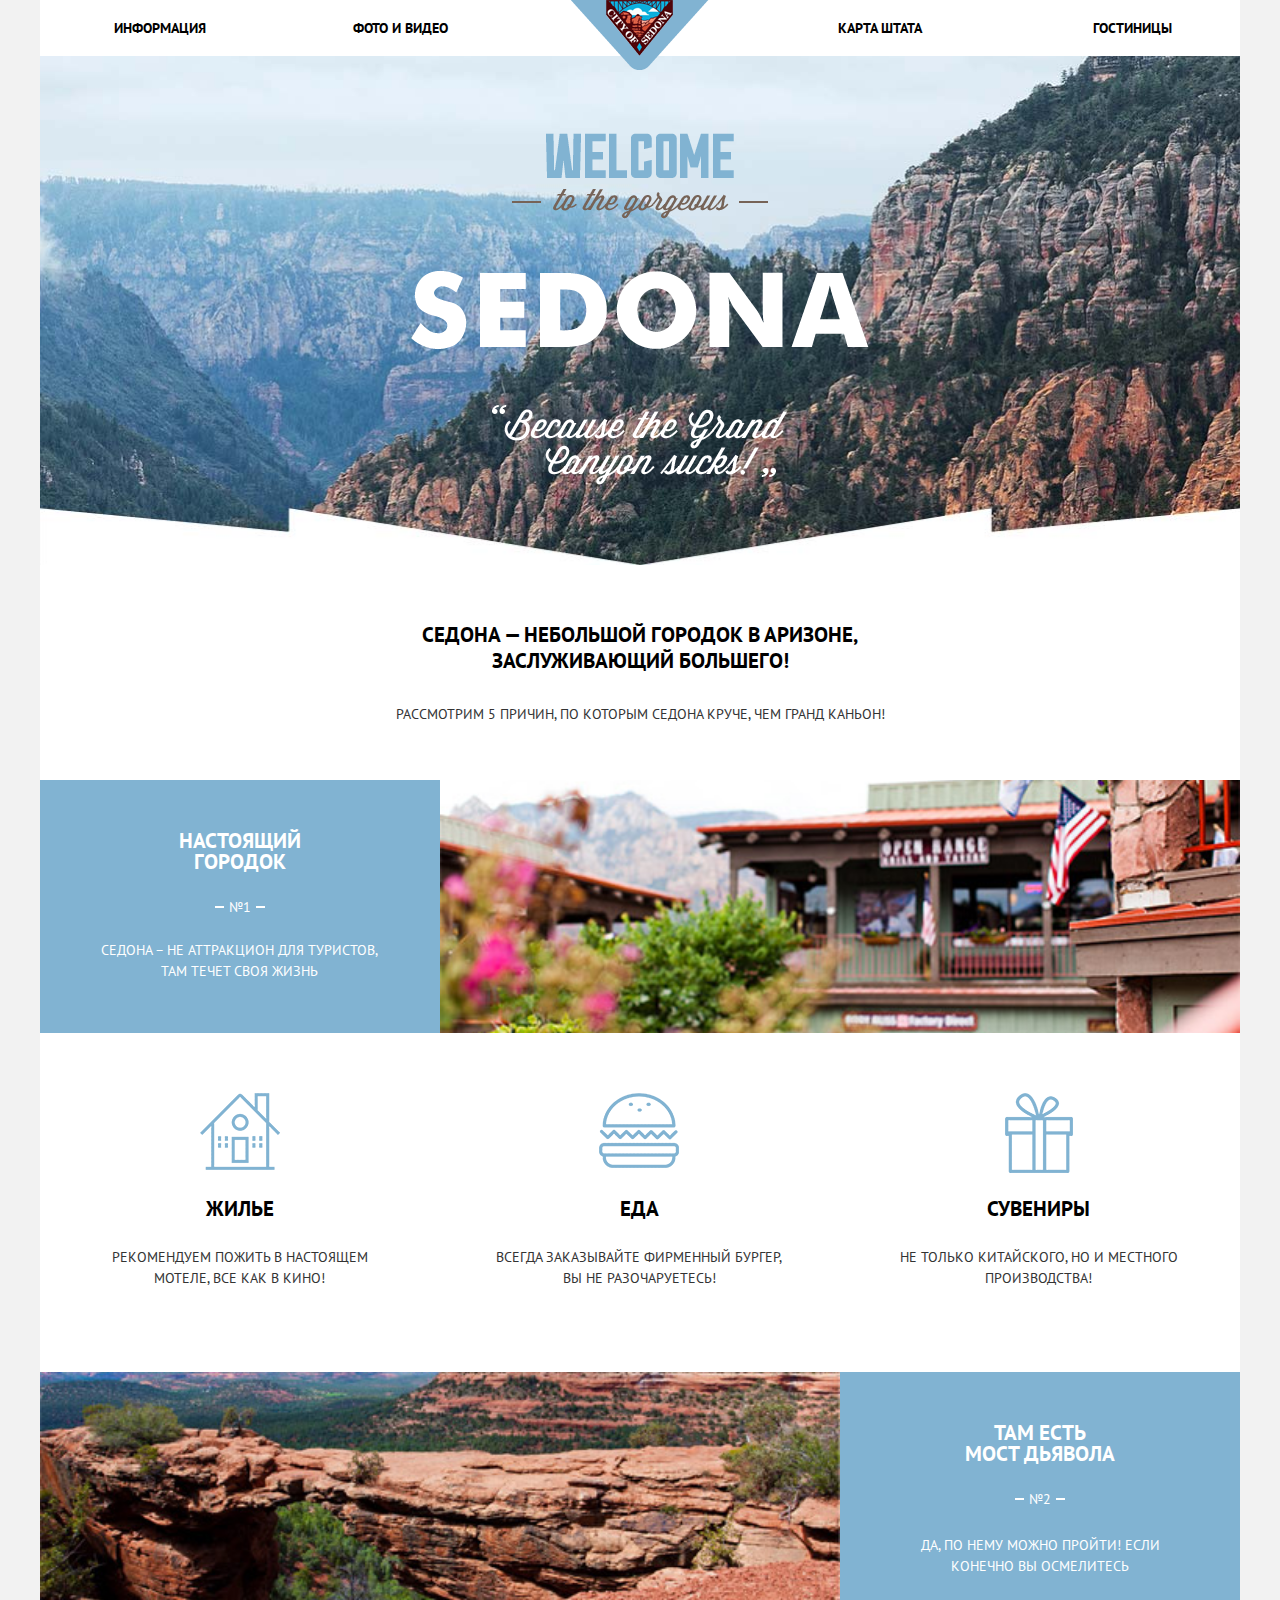
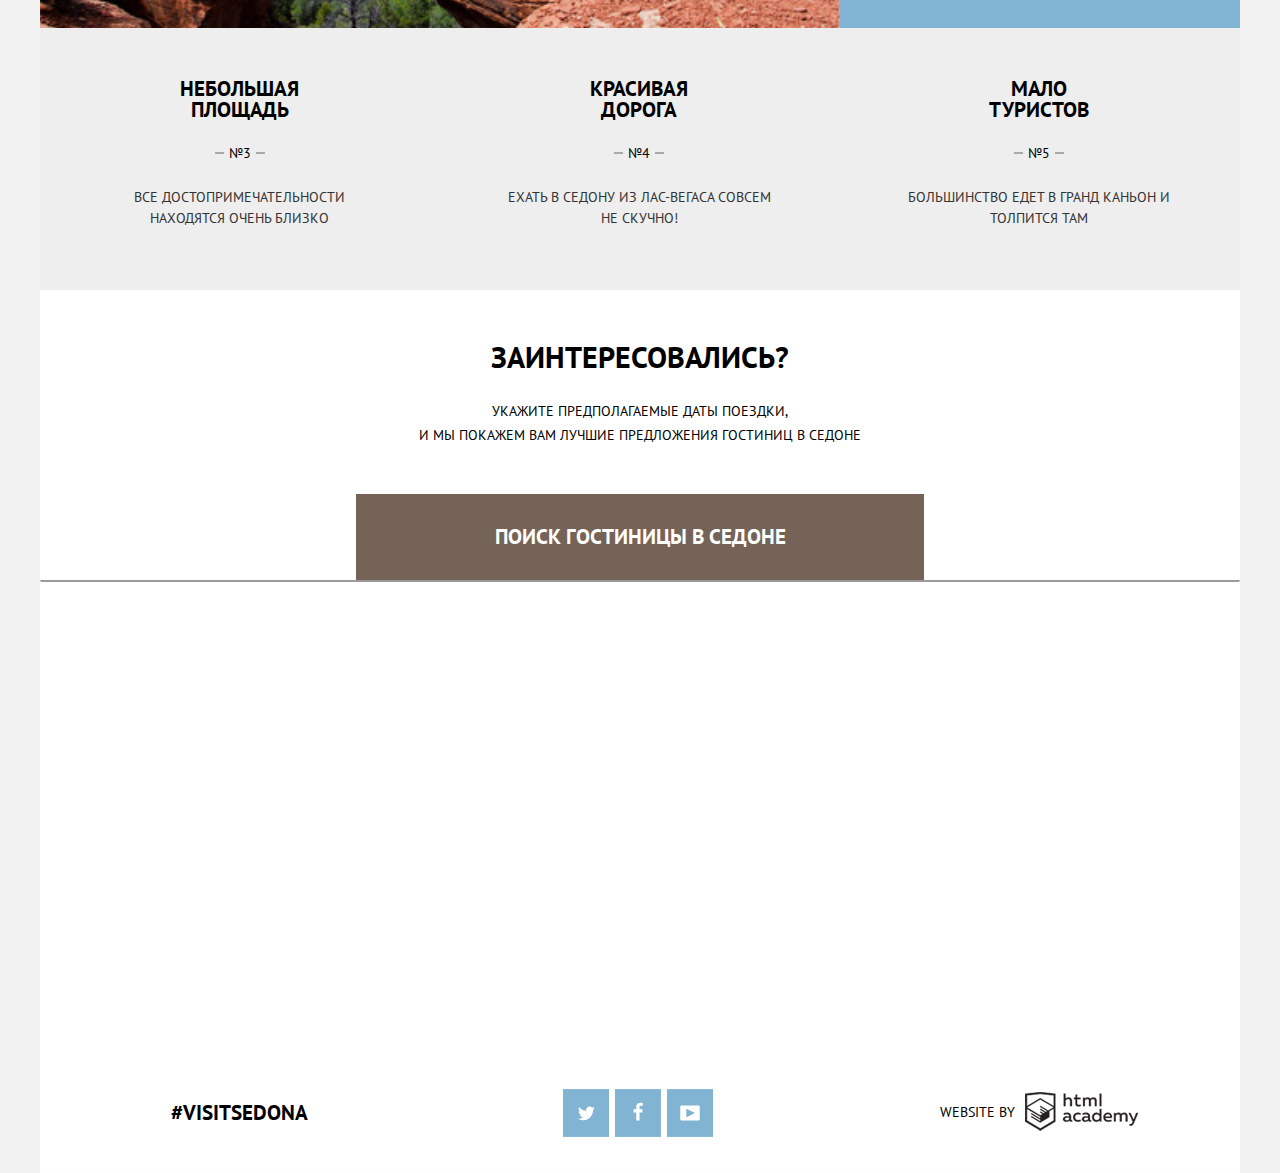
<file: index.html>
<!DOCTYPE html>
<html lang="ru">
  <head>
    <meta charset="utf-8">
    <title>HTML Academy: Седона</title>
    <link rel="stylesheet" href="css/normalize.css">
    <link  rel="stylesheet" href="css/style.css">
    <link href="https://fonts.googleapis.com/css?family=PT+Sans:400,700&amp;subset=cyrillic" rel="stylesheet">
  </head>
  <body>
    <div class="main-align"> <!-- Основной центровщик -->
      <header class="main-header">
        <div class="logo">
          <a href="index.html"><img src="img/logo.png" width="138" height="70" alt="City of Sedona"></a>
        </div>
        <nav class="main-navigation">
          <ul>
            <li>
              <a href="#">Информация</a>
            </li>
            <li>
              <a href="#">Фото и видео</a>
            </li>
            <li>
              <a href="#">Карта штата</a>
            </li>
            <li>
              <a href="catalog.html">Гостиницы</a>
            </li>
          </ul>
        </nav>
      </header>
      <main>
        <div class="main-sedona clearfix">
            <div class="main-sedona-textimg">
              <img src="img/welcometext.png" width="458" height="352" alt="Welcome text">
            </div>
            <p class="welcome">welcome</p>
            <p class="gorgeous">to the gorgeous</p>
            <p class="sedona">sedona</p>
            <p class="reason">"Because the Grand Canyon sucks!"</p>
        </div>
        <div class="sub-sedona">
          <h2 class="sedona-briefly">седона &#8212; небольшой городок в аризоне, заслуживающий большего!</h2>
          <p class="sedona-reasons">рассмотрим 5 причин, по которым седона круче, чем гранд каньон!</p>
        </div>
        <section class="benefits">
          <div class="city-block clearfix">
            <div class="one-third-width">
                <h2 class="city-block-title">настоящий<br>городок</h2>
                <div class="block-number">№1</div>
                <p class="city-block-descr">седона &#8211; не аттракцион для туристов, там течет своя жизнь</p>
            </div>
            <div class="two-third-width"></div>
          </div>
          <div class="features-block clearfix">
            <div class="one-third-width features-block-house">
              <h2 class="features-block-title">жилье</h2>
              <p class="features-block-descr">рекомендуем пожить в настоящем мотеле, все как в кино!</p>
            </div>
            <div class="one-third-width features-block-burger">
              <h2 class="features-block-title">еда</h2>
              <p class="features-block-descr">всегда заказывайте фирменный бургер, вы не разочаруетесь!</p>
            </div>
            <div class="one-third-width features-block-gift">
              <h2 class="features-block-title">сувениры</h2>
              <p class="features-block-descr">не только китайского, но и местного производства!</p>
            </div>
          </div>
          <div class="diablo-block clearfix">
            <div class="two-third-width"></div>
            <div class="one-third-width">
              <h2 class="diablo-block-title">там есть<br>мост дьявола</h2>
              <div class="block-number">№2</div>
              <p class="diablo-block-descr">да, по нему можно пройти! если конечно вы осмелитесь</p>
            </div>
          </div>
          <div class="reasons-block clearfix">
            <div class="one-third-width">
              <h2 class="reasons-block-title">небольшая<br>площадь</h2>
              <div class="block-number">№3</div>
              <p class="reasons-block-descr">все достопримеча&shy;тельности находятся очень близко</p>
            </div>
            <div class="one-third-width">
              <h2 class="reasons-block-title">красивая<br>дорога</h2>
              <div class="block-number">№4</div>
              <p class="reasons-block-descr">ехать в седону из лас-вегаса совсем не скучно!</p>
            </div>
            <div class="one-third-width">
              <h2 class="reasons-block-title">мало<br>туристов</h2>
              <div class="block-number">№5</div>
              <p class="reasons-block-descr">большинство едет в гранд каньон и толпится там</p>
            </div>
          </div>
        </section>
        <div class="interested-in">
          <h2 class="interested">заинтересовались?</h2>
          <p class="interested-dates">укажите предполагаемые даты поездки,<br>и мы покажем вам лучшие предложения гостиниц в седоне</p>
          <a class="hotel-search-button" href="#">поиск гостиницы в седоне</a>
          <article class="hotel-search">
            <form class="search-form" action="https://echo.htmlacademy.ru" method="post">
              <fieldset class="date-in-field clearfix">
                <label for="date-in">дата заезда:</label>
                <input type="text" name="date-in" id="date-in" value="24 апреля 2016">
              </fieldset>
              <fieldset class="date-out-field clearfix">
                <label for="date-out">дата выезда:</label>
                <input type="text" name="date-out" id="date-out" value="4 июля 2016">
              </fieldset>
              <fieldset class="adults-child-field">
                <div class="align-left">
                  <label for="adults-count">взрослые:</label>
                    <fieldset class="adults">
                      <button class="minus-button" id="minus-button-adults">-</button>
                      <input class="adults-count" type="number" value="2" name="adults-count" id="adults-count">
                      <button class="plus-button" id="plus-button-adults">+</button>
                    </fieldset>
                </div>
                <div class="align-right">
                  <label for="child-count">дети:</label>
                    <fieldset class="child">
                      <button class="minus-button" id="minus-button-child">-</button>
                      <input class="child-count" type="number" value="0" min="0" step="1" name="child-count" id="child-count">
                      <button class="plus-button" id="plus-button-child">+</button>
                    </fieldset>
                </div>
              </fieldset>
              <button class="search" type="submit">Найти</button>
            </form>
          </article>
        </div>
        <div class="full-width">
          <div class="interactive-map">
            <iframe src="https://www.google.com/maps/embed?pb=!1m18!1m12!1m3!1d1127115.6007908573!2d-112.13531723767994!3d34.84012579357321!2m3!1f0!2f0!3f0!3m2!1i1024!2i768!4f13.1!3m3!1m2!1s0x872da132f942b00d%3A0x5548c523fa6c8efd!2z0KHQtdC00L7QvdCwLCDQkNGA0LjQt9C-0L3QsCA4NjMzNiwg0KHQqNCQ!5e0!3m2!1sru!2sru!4v1479662403442" width="1200" height="593" style="border:1" allowfullscreen></iframe>
          </div>
        </div>
      </main>
      <footer class="main-footer clearfix">
        <div class="one-third-width">
          <a class="visitsedona" href="#">#visitsedona</a>
        </div>
        <div class="one-third-width">
          <a class="social social-tw" href="#">Твиттер</a>
          <a class="social social-fb" href="#">Фейсбук</a>
          <a class="social social-play" href="#">Плей</a>
        </div>
        <div class="one-third-width">
          <span class="website-by">Website by</span>
          <a class="author" href="https://htmlacademy.ru"><!--<img src="img/footer_logo.png" width="113" height="39" alt="HTML Academy">--></a>
        </div>
      </footer>
    </div>
    <script src="js/js_main.js"></script>
  </body>
</html>
</file>
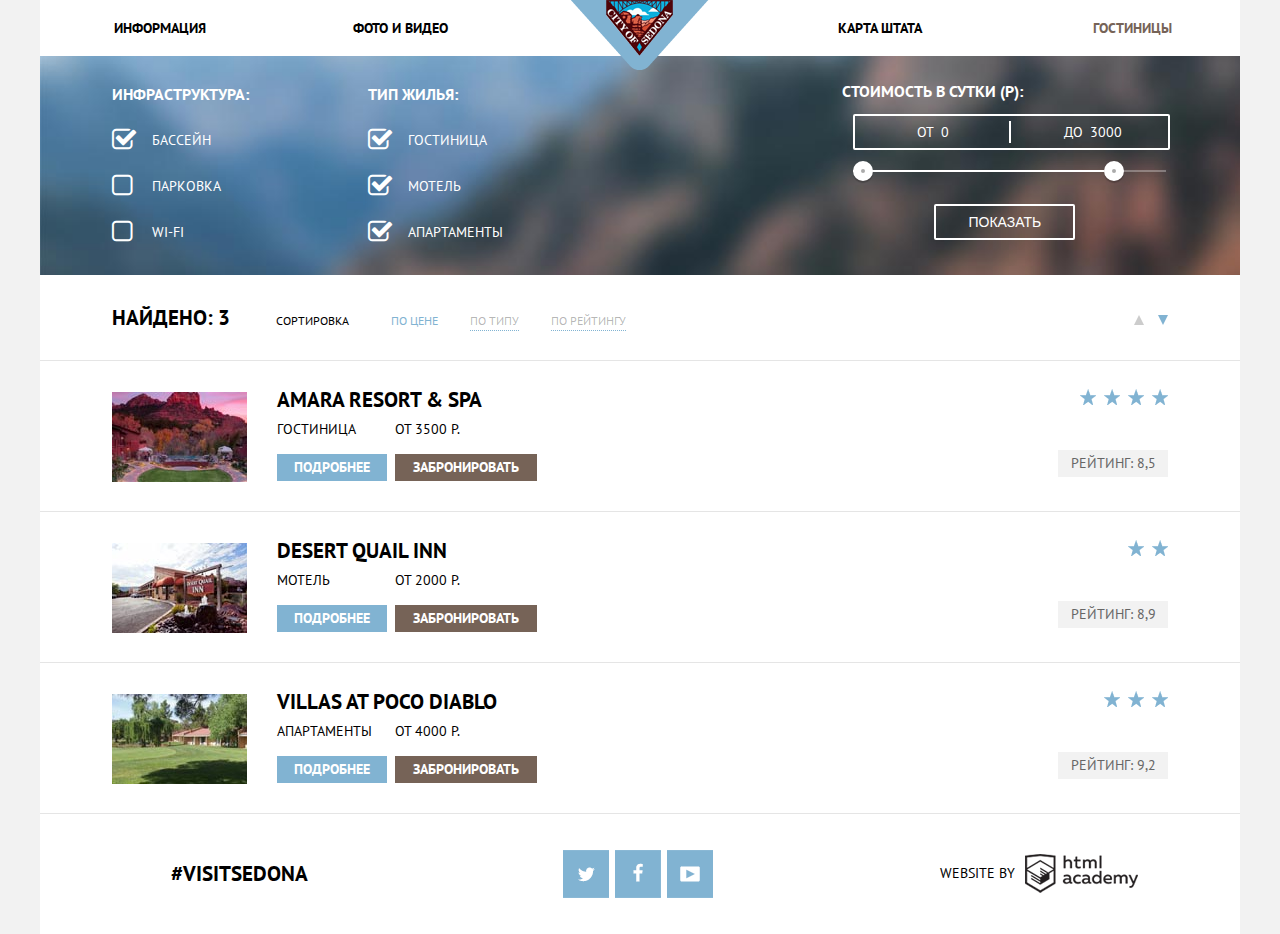
<file: catalog.html>
<!DOCTYPE html>
<html lang="ru">
  <head>
    <meta charset="utf-8">
    <title>HTML Academy: Седона Каталог</title>
    <link rel="stylesheet" href="css/normalize.css">
    <link href="css/style.css" rel="stylesheet">
    <link href="https://fonts.googleapis.com/css?family=PT+Sans:400,700&amp;subset=cyrillic" rel="stylesheet">
  </head>
  <body>
    <div class="main-align"> <!-- Основной центровщик -->
      <header class="main-header">
        <div class="logo">
          <a href="index.html"><img src="img/logo.png" width="138" height="70" alt="City of Sedona"></a>
        </div>
        <nav class="main-navigation">
          <ul>
            <li>
              <a href="#">Информация</a>
            </li>
            <li>
              <a href="#">Фото и видео</a>
            </li>
            <li>
              <a href="#">Карта штата</a>
            </li>
            <li>
              <a class="active" href="catalog.html">Гостиницы</a>
            </li>
          </ul>
        </nav>
      </header>
      <main>
        <form class="filter clearfix" action="https://echo.htmlacademy.ru" method="post">
          <fieldset class="filter-left">
            <legend>Инфраструктура:</legend>
            <label class="filter-checkbox" for="pool">
              <input type="checkbox" name="pool" id="pool" checked>
              <span class="checkbox-indicator"></span>
              бассейн
            </label>
            <label class="filter-checkbox" for="parking">
              <input type="checkbox" name="parking" id="parking">
              <span class="checkbox-indicator"></span>
              парковка
            </label>
            <label class="filter-checkbox" for="wi-fi">
              <input type="checkbox" name="wi-fi" id="wi-fi">
              <span class="checkbox-indicator"></span>
              wi-fi
            </label>
          </fieldset>
          <fieldset class="filter-middle">
            <legend>Тип жилья:</legend>
            <label class="filter-checkbox" for="hotel">
              <input type="checkbox" name="hotel" id="hotel" checked>
              <span class="checkbox-indicator"></span>
              гостиница
            </label>
            <label class="filter-checkbox" for="motel">
              <input type="checkbox" name="motel" id="motel" checked>
              <span class="checkbox-indicator"></span>
              мотель
            </label>
            <label class="filter-checkbox" for="apps">
              <input type="checkbox" name="apps" id="apps" checked>
              <span class="checkbox-indicator"></span>
              апартаменты
            </label>
          </fieldset>
          <fieldset class="filter-right">
            <legend>Стоимость в сутки (Р):</legend>
            <div class="from-to">
              <label for="from">ОТ<input type="text" name="from" id="from" value="0"></label>
              <label for="to">ДО<input type="text" name="to" id="to" value="3000"></label>
            </div>
            <div class="range-controls">
              <div class="scale">
                <div class="bar"></div>
              </div>
              <div class="range-toggle range-toggle-min"></div>
              <div class="range-toggle range-toggle-max"></div>
            </div>
            <button class="btn-transparent" type="submit">Показать</button>
          </fieldset>
        </form>
        <section class="found-footer clearfix">
          <div class="found-footer-left">
            <h2>Найдено: <span class="found-footer-number">3</span></h2>
            <div class="sorting">
              <p>сортировка</p>
              <a class="active" href="#">По цене</a>
              <a href="#">По типу</a>
              <a href="#">По рейтингу</a>
            </div>
          </div>
          <div class="found-footer-right">
            <a class="up" href="#"></a>
            <a class="down active" href="#"></a>
          </div>
        </section>
        <section class="found-hotels">
          <article class="found-hotels-amara clearfix">
            <div class="found-hotels-left">
              <div class="hotels-block">
                <a class="found-hotels-link" href="#"><img src="img/amara_hotel.jpg" width="135" height="90" alt="Amara Resort & SPA"></a>
                <a class="found-hotels-title" href="#">Amara Resort & SPA</a>
                <div class="hotels-type-block">
                  <p class="found-hotels-type">гостиница</p>
                  <p class="found-hotels-price">от 3500 Р.</p>
                </div>
                <div class="found-hotels-more">
                  <a href="#" class="more">Подробнее</a>
                  <a href="#" class="reserve">Забронировать</a>
                </div>
              </div>
            </div>
            <div class="found-hotels-right">
              <div class="stars">
                <span class="one-star"></span>
                <span class="one-star"></span>
                <span class="one-star"></span>
                <span class="one-star"></span>
              </div>
              <div class="rating">
                Рейтинг: <span class="rating-number">8,5</span>
              </div>
            </div>
          </article>
          <article class="found-hotels-desert clearfix">
            <div class="found-hotels-left">
              <div class="hotels-block">
                <a class="found-hotels-link" href="#"><img src="img/desert_hotel.jpg" width="135" height="90" alt="Desert Quail Inn"></a>
                <a class="found-hotels-title" href="#">Desert Quail Inn</a>
                <div class="hotels-type-block">
                  <p class="found-hotels-type">мотель</p>
                  <p class="found-hotels-price">от 2000 Р.</p>
                </div>
                <div class="found-hotels-more">
                  <a href="#" class="more">Подробнее</a>
                  <a href="#" class="reserve">Забронировать</a>
                </div>
              </div>
            </div>
            <div class="found-hotels-right">
              <div class="stars">
                <span class="one-star"></span>
                <span class="one-star"></span>
              </div>
              <div class="rating">
                Рейтинг: <span class="rating-number">8,9</span>
              </div>
            </div>
          </article>
          <article class="found-hotels-villas clearfix">
            <div class="found-hotels-left">
              <div class="hotels-block">
                <a class="found-hotels-link" href="#"><img src="img/villas_hotel.jpg" width="135" height="90" alt="Villas At Poco Diablo"></a>
                <a class="found-hotels-title" href="#">Villas At Poco Diablo</a>
                <div class="hotels-type-block">
                  <p class="found-hotels-type">апартаменты</p>
                  <p class="found-hotels-price">от 4000 Р.</p>
                </div>
                <div class="found-hotels-more">
                  <a class="more" href="#">Подробнее</a>
                  <a class="reserve" href="#">Забронировать</a>
                </div>
              </div>
            </div>
            <div class="found-hotels-right">
              <div class="stars">
                <span class="one-star"></span>
                <span class="one-star"></span>
                <span class="one-star"></span>
              </div>
              <div class="rating">
                Рейтинг: <span class="rating-number">9,2</span>
              </div>
            </div>
          </article>
        </section>
      </main>
      <footer class="inner-footer clearfix">
        <div class="one-third-width">
          <a class="visitsedona" href="#">#visitsedona</a>
        </div>
        <div class="one-third-width">
          <a class="social social-tw" href="#">Твиттер</a>
          <a class="social social-fb" href="#">Фейсбук</a>
          <a class="social social-play" href="#">Плей</a>
        </div>
        <div class="one-third-width">
          <span class="website-by">Website by</span>
          <a class="author" href="https://htmlacademy.ru"><img src="img/footer_logo.png" width="113" height="39" alt="HTML Academy"></a>
        </div>
      </footer>
    </div>
  </body>
</html>
</file>
<file: css/style.css>
/*Подключаем иконочный шрифт для input check (в остальном справился без него)*/
@font-face {
  font-weight: normal;
  font-style: normal;
  font-family: "symbols-sedona";
  src: url("../fonts/symbols-sedona.woff") format("woff"),
       url("../fonts/symbols-sedona.woff2") format("woff2");
}

[class^="icon-"]::before,
[class*=" icon-"]::before {
  display: inline-block;
  vertical-align: middle;
  width: 1em;
  color: #ffffff;
  font-weight: normal;
  line-height: 1em;
  font-family: "symbols-sedona";
  text-align: center;
  text-transform: none;
  text-decoration: inherit;
  font-style: normal;
  font-variant: normal;
  speak: none;
}

.icon-facebook::before { content: "\66"; } /* "f" */
.icon-twitter::before { content: "\74"; } /* "t" */
.icon-up-dir::before { content: "\25b2"; } /* "▲" */
.icon-down-dir::before { content: "\25bc"; } /* "▼" */
.icon-star::before { content: "\2605"; } /* "★" */
.icon-check-off::before { content: "\2610"; } /* "☐" */
.icon-check-on::before { content: "\2611"; } /* "☑" */
.icon-calendar::before { content: "\e800"; } /* "" */
.icon-plus::before { content: "\e801"; } /* "" */
.icon-minus::before { content: "\e802"; } /* "" */
.icon-youtube::before { content: "\f39e"; } /* "" */

body {
  background-color: #f2f2f2;
  font-family: "PT Sans", "Arial", sans-serif;
  font-weight: normal;
  font-size: 14px;
  line-height: 26px;
  color: #000000;
  font-weight: normal;
  text-transform: uppercase;
  padding: 0;
  margin: 0;
}
p,
h2,
input {
  margin: 0; /*В normalize.css добавлены маргины сверху и снизу для p. Обнуляем, мне они мешают*/
}

.clearfix::after {
  content: "";
  display: table;
  clear: both;
}

/*CSS for index.html*/

.main-align { /* Блок-центровщик */
  position: relative;
  max-width: 1200px;
  min-width: 768px;
  margin: 0 auto;
  background-color: #ffffff;
}

/*Шапка и меню*/

.main-header {
  position: relative;
}
.main-navigation {
  background-color: #ffffff;
  padding: 0;
}
.main-navigation ul {
  margin: 0;
  padding: 0;
  list-style: none;
  font-size: 0; /*Обнуляем пробелы между пунктами через размер шрифта, в li восстанавливаем*/
}
.main-navigation li {
  display: inline-block;
  vertical-align: middle;
  width: 20%;
  vertical-align: top;
  text-align: center;
  font-size: 14px;
  padding-top: 15px;
  padding-bottom: 15px;
}
.main-navigation li:nth-child(2) { /*Между 2 и 3 элементами меню оставляем место для логотипа*/
  margin-right: 20%;
}
.main-navigation li:last-child { /*Специально для соответствия pixelperfect последнему элементу*/
  width: 18%;
  padding-left: 2%;
}
.main-navigation a {
  font-weight: bold;
  color: #000000;
  text-decoration: none;
  padding-top: 15px;
  padding-bottom: 15px;
}
.main-navigation a:hover { /*Ссылка при наведении мышки*/
  color: #81b3d2;
}
.main-navigation a:active { /*Ссылка при нажатии*/
  color: rgba(0, 0, 0, 0.3);
}
.main-navigation a.active { /*Активное состояние меню*/
  color: #766357;
}
.main-navigation a.active:hover { /*Ссылка при наведении на активное состояние меню*/
  color: #604e43;
}
.main-navigation a.active:active { /*Ссылка при нажатии на активное состояние меню*/
  color: rgba(118, 99, 87, 0.3);
}
.logo { /* Логотип */
  position: absolute;
  width: 138px;
  height: 70px;
  left: 50%;
  margin-left: -69px; /*Смещаем влево на половину рисунка, чтобы оставить по центру, т.к. left выставляет левый край логотипа на середину*/
  z-index: 10;
}

/* Основной блок */

.main-sedona {
  position: relative;
  /*height: 508px;*/
  padding-top: 42.4%; /*способ задания высоты через процент, обнуляя основную высоту*/
  background: #ffffff url("../img/sedona_background.jpg") no-repeat 50% 50%;
  background-size: cover;
  margin-bottom: 57px;
}
div .welcome,
div .gorgeous,
div .sedona,
div .reason {
  font-size: 0;
  line-height: 0; /*Скрываем текст из верстки, чтобы заменить его на картинку*/
}
.main-sedona-textimg {
  position: absolute;
  top: 15.10%;
  width: 38.17%; /*458px / 1200px*/
  left: 30.90%; /*370px / 1200px*/
}
div .main-sedona img { /*Картинка с текстом поверх фона с горами. Фон качество 50% jpg, текст png*/
  max-width: 100%;
  max-height: 100%;
  width: 100%;
  height: auto;
}
.sub-sedona {
  text-align: center;
  max-width: 500px;
  margin: 0 auto 53px; /*53px маргин снизу*/
}
.sedona-briefly {
  font-weight: bold;
  font-size: 21px;
  line-height: 26px;
  margin-bottom: 27px;
}
.sedona-reasons {
  color: #333333;
}

.city-block {
  position: relative;
  background-color: #81b3d2;
  color: #ffffff;
  line-height: 21px;
  text-align: center;
}
.one-third-width {
  float: left;
  width: 33.3%;
  box-sizing: border-box;
  padding-top: 50px; /*55*/
  padding-bottom: 51px; /*25*/
  padding-left: 4.5%;
  padding-right: 4.5%;
}
.two-third-width {
  width: 66.7%;
  overflow: hidden;
}
.city-block > .one-third-width {
  float: left;
}
.city-block > .two-third-width {
  position: absolute;
  top: 0;
  right: 0;
  height: 100%;
  background: #81b3d2 url("../img/picture_of_sedona1_768.jpg") no-repeat 50% 50%;
  background-size: cover;;
}
.city-block-title {
  font-size: 21px;
  font-weight: bold;
  margin-bottom: 25px;
}
.city-block-descr {
  margin-top: 22px;
}
/*Знак тире слева и справа от цифры. Для блока .reasons-block меняем только цвет*/
.block-number::before,
.block-number::after {
  display: inline-block;
  content: "";
  vertical-align: middle;
  width: 9px;
  height: 2px;
  margin-bottom: 2px;
  background-color: #ffffff;
}
.block-number::before {
  margin-right: 5px;
}
.block-number::after {
  margin-left: 5px;
}
.reasons-block .block-number::before,
.reasons-block .block-number::after {
  background-color: #a8a8a8;
}
/**/

.features-block {
  line-height: 21px;
  text-align: center;
}
.features-block .one-third-width {
  padding-top: 165px;
  padding-bottom: 83px;
}
.features-block-house {
  background-image: url("../img/house.png");
  background-repeat: no-repeat;
  background-position: 50% 60px;
}
.features-block-burger {
  background-image: url("../img/burger.png");
  background-repeat: no-repeat;
  background-position: 50% 60px;
}
.features-block-gift {
  background-image: url("../img/gift.png");
  background-repeat: no-repeat;
  background-position: 50% 60px;
}
.features-block-title {
  font-size: 21px;
  font-weight: bold;
  margin-bottom: 28px;
}
.features-block-descr {
  color: #333333;
}

.diablo-block {
  position: relative;
  background-color: #81b3d2;
  color: #ffffff;
  line-height: 21px;
  text-align: center;
}
.diablo-block > .two-third-width {
  position: absolute;
  top: 0;
  left: 0;
  height: 100%;
  background: #81b3d2 url("../img/picture_of_sedona2_768.jpg") no-repeat 50% 50%;
  background-size: cover;
}
.diablo-block > .one-third-width {
  float: right;
  padding-left: 4%;
  padding-right: 4%;
}
.diablo-block-title {
  font-size: 21px;
  font-weight: bold;
  margin-bottom: 25px;
}
.diablo-block-descr {
  margin-top: 25px;
}

.reasons-block {
  line-height: 21px;
  text-align: center;
  background-color: #eeeeee;
}
.reasons-block .one-third-width {
  padding-top: 50px;
  padding-bottom: 61px;
}
.reasons-block .one-third-width:nth-child(1),
.reasons-block .one-third-width:nth-child(2) {
  padding-left: 5%;
  padding-right: 5%;
}
.reasons-block-title {
  font-size: 21px;
  font-weight: bold;
  margin-bottom: 23px;
}

.reasons-block-descr {
  color: #333333;
  margin-top: 23px;
}

.interested-in {
  padding-top: 55px;
  text-align: center;
}
.interested {
  font-weight: bold;
  font-size: 30px;
  line-height: 24px;
}
.interested-dates {
  padding-top: 30px;
  line-height: 24px;
  margin-bottom: 47px;
}
.hotel-search-button { /*Кнопка поиска отеля, оформлена как ссылка*/
  display: inline-block;
  vertical-align: middle;
  width: 568px;
  background-color: #766357;
  color: #ffffff;
  font-size: 21px;
  line-height: 26px;
  text-decoration: none;
  font-weight: bold;
  padding-top: 30px;
  padding-bottom: 30px;
}

/*Форма для поиска*/
@keyframes popup {  /*Анимация для появляющейся формы*/
  0% {
    opacity: 0;
    transform: scale(0.5);
      -webkit-transform: scale(0.5);
      -moz-transform: scale(0.5);
      -o-transform: scale(0.5);
  }
  100% {
    opacity: 1;
    transform: scale(1);
      -webkit-transform: scale(1);
      -moz-transform: scale(1);
      -o-transform: scale(1);
  }
}
@keyframes hide {  /*Анимация для прячущейся формы*/
  0% {
    opacity: 1;
    transform: scale(1);
      -webkit-transform: scale(1);
      -moz-transform: scale(1);
      -o-transform: scale(1);
  }
  100% {
    opacity: 0;
    transform: scale(0.5);
      -webkit-transform: scale(0.5);
      -moz-transform: scale(0.5);
      -o-transform: scale(0.5);
  }
}

.hotel-search { /*По умолчанию скрыт блок, открываем его с помощью JS*/
  display: none;
  position: absolute;
  width: 568px;
  left: 50%;
  margin-left: -284px;
  background-color: #ffffff;
  text-align: left;
}
.hotel-search-show {
  display: block;
  -webkit-animation: popup 1.2s;
  -moz-animation: popup 1.2s;
  -o-animation: popup 1.2s;
  animation: popup 1.2s;
}
.hotel-search-hide {
  -webkit-animation: hide 1.2s;
  -moz-animation: hide 1.2s;
  -o-animation: hide 1.2s;
  animation: hide 1.2s;
}
.search-form {
  padding-top: 55px;
  padding-bottom: 55px;
  padding-left: 60px;
  padding-right: 55px;
}
.search-form fieldset { /*Убираем границу у fieldset*/
  position: relative;
  padding: 0;
  margin: 0;
  border: 0;
  margin-bottom: 30px;
}
.search-form label { /*Настраиваем отображение подписей форм*/
  font-size: 14px;
  line-height: 26px;
  font-weight: bold;
}

.search-form input[type=number]::-webkit-inner-spin-button, /*Убираем лишние стрелочки на полях типа number в форме поиска*/
.search-form input[type=number]::-webkit-outer-spin-button {
  -webkit-appearance: none;
  margin: 0;
}
.search-form input { /*Настраиваем форму для ввода данных*/
  font: inherit;
  color: inherit;
  text-transform: inherit;
  font-weight: bold;
  line-height: 26px;
  height: 26px;
  width: 330px;
  padding-left: 15px;
  padding-top: 6px;
  padding-bottom: 6px;
  margin: 0;
  background-color: #f2f2f2;
  border: 0;
}
.search-form input:hover {
  background-color: #ebebeb;
}
.search-form input:active,
.search-form input:focus {
  background-color: #ffffff;
}
.search-form input[type=number] { /*Редактируем форму с цифрами*/
  float: left;
  width: 34px; /*Всего 114, на плюс и минус по 40, итого 114 - 80 = 34*/
  margin: 0;
  padding-left: 0;
  text-align: center;
}
.search-form label {
  float: left;
  width: 106px; /*108 px*/
  line-height: 38px;
  cursor: pointer;
}
.date-in-field input,
.date-out-field input {
  float: right;
}
.adults-child-field .align-left {
  float: left;
  width: 50%;
}
.adults-child-field .align-right {
  float: right;
  width: 178px;
}
.adults-child-field .align-right label {
  width: 65px;
}
.adults-child-field .adults {
  float: left;
  margin-bottom: 0;
}
.adults-child-field .child {
  float: right;
  margin-bottom: 0;
}
.search-form .adults-child-field {
  margin-bottom: 55px;
}

.date-in-field::after, /*Календари*/
.date-out-field::after {
  content: "";
  position: absolute;
  right: 9px;
  bottom: 9px;
  width: 21px;
  height: 22px;
  background: transparent url("../img/calendar_normal.png") no-repeat 0 0;
  cursor: pointer;
}
.date-in-field:hover::after,
.date-out-field:hover::after {
  content: "";
  position: absolute;
  right: 9px;
  bottom: 9px;
  width: 21px;
  height: 22px;
  background: transparent url("../img/calendar_hvr.png") no-repeat 0 0;
}
.date-in-field:active::after,
.date-out-field:active::after {
  content: "";
  position: absolute;
  right: 9px;
  bottom: 9px;
  width: 21px;
  height: 22px;
  background: transparent url("../img/calendar_down.png") no-repeat 0 0;
}

.adults button, /*plus button & minus button*/
.child button {
  float: left;
  font: inherit;
  color: inherit;
  text-transform: inherit;
  font-weight: bold;
  line-height: 26px;
  color: #a9a9a9;
  width: 38px;
  padding-left: 14px;
  padding-top: 6px;
  padding-bottom: 6px;
  padding-right: 14px;
  background-color: #f2f2f2;
  border: 0;
  cursor: pointer;
}
.adults button:hover, /*Наведение*/
.child button:hover {
  color: #000000;
}
.adults button:active, /*Нажатие*/
.child button:active {
  color: #81b3d2;
}
.search { /*Кнопка Найти*/
  width: 100%;
  background-color: #81b3d2;
  font-family: "PT Sans", "Arial", sans-serif;
  font-weight: bold;
  font-size: 21px;
  line-height: 26px;
  color: #ffffff;
  text-transform: uppercase;
  padding-top: 16px;
  padding-bottom: 16px;
  border: none;
  cursor: pointer;
}
.search:hover { /*Наведение*/
  background-color: #669ec0;
}
.search:active { /*Нажатие*/
  color: rgba(255, 255, 255, 0.3);
  background-color: #5496bd;
}

/*Футер*/
.main-footer {
  position: absolute;
  width: 100%;
  bottom: 0;
  left: 0;
  padding-top: 36px;
  padding-bottom: 36px;
  background: rgba(255, 255, 255, 0.9);
}
.inner-footer {
  padding-top: 36px;
  padding-bottom: 36px;
}
.main-footer .one-third-width,
.inner-footer .one-third-width {
  padding: 0;
  display: inline-block;
  vertical-align: middle;
  text-align: center;
}
.visitsedona {
  display: inline-block;
  vertical-align: middle;
  color: #000000;
  font-size: 21px;
  line-height: 48px; /*чтобы уравнять до 120px высоту. Можно без этого обойтись???*/
  text-decoration: none;
  font-weight: bold;
}
.social {
  display: inline-block;
  vertical-align: middle;
  background: #000000 url("../img/sprite.png") no-repeat;
  font-size: 0;

  text-decoration: none;
  margin-right: 2px;
  width: 46px;
  height: 48px;
}

.social-tw {
  background-position: 0 0;
}
.social-tw:hover {
  background-position: -139px 0;
}
.social-tw:active {
  background-position: -278px 0;
}
.social-fb {
  background-position: -47px 0;
}
.social-fb:hover {
  background-position: -186.5px 0;
}
.social-fb:active {
  background-position: -325px 0;
}
.social-play {
  background-position: -93px 0;
}
.social-play:hover {
  background-position: -232px 0;
}
.social-play:active {
  background-position: -371px 0;
}
.website-by {
  display: inline-block;
  vertical-align: middle;
  margin-right: 6px;
  line-height: 46px;
}
.author {
  display: inline-block;
  vertical-align: middle;
  width: 113px;
  height: 39px;
  background: #ffffff url("../img/footer_logo.png") no-repeat;
}
.author:hover {
  background: #ffffff url("../img/footer_logo_hvr.png") no-repeat;
}
.author:active {
  background: #ffffff url("../img/footer_logo_down.png") no-repeat;
}
.interactive-map iframe {
  width: 100%;
  max-height: 593px;
  display: inline-block;
  vertical-align: middle;
  border-left: 1px solid #ffffff;
  border-right: 1px solid #ffffff;
  box-sizing: border-box;
}

/*CSS for catalog.html*/

form.filter {
  background-color: #81b3d2;
  background-image: url("../img/catalog_background.jpg");
  background-repeat: no-repeat;
  background-size: cover;
  padding-top: 25px;
  padding-bottom: 30px;
  padding-left: 6%;
  padding-right: 6%;
  font-family: "PT Sans", "Arial", sans-serif;
  font-weight: normal;
  font-size: 14px;
  line-height: 26px;
  color: #ffffff;
  text-transform: uppercase;
}
.filter fieldset { /*Убираем границу у fieldset*/
  position: relative;
  padding: 0;
  margin: 0;
  border: none;
}
form.filter legend {
  font-weight: bold;
  font-size: 16px;
}
.filter-left,
.filter-middle {
  float: left;
  width: 153px;
}
.filter fieldset.filter-left {
  margin-right: 9.8%;
}

.filter-checkbox input[type="checkbox"] {
  display: none;
}
.filter-checkbox {
  position: relative;
  display: block;
  width: auto;
  padding-left: 40px;
  cursor: pointer;
  margin-top: 20px;
}

.checkbox-indicator::before { /*Добавляем нужную иконку вместо чекбокса*/
  position: absolute;
  left: 0;
  font-family: "symbols-sedona";
  font-size: 26px;
  content: "\2610";
  margin-right: 5px;
}
.filter-checkbox input[type="checkbox"]:checked + .checkbox-indicator::before{ /*Иконка при выборе меняется*/
  content: "\2611";
}
.checkbox-indicator:hover::before {
  color: #ffffff;
}
.checkbox-indicator.disabled::before { /*Для отключенных чекбоксов (необходимо добавить дополнительный класс disabled к span.checkbox-indicator)*/
  color: #6a6a6a;
}

/*Сложный фильтр*/
.filter-right {
  float: right;
  position: relative;
  width: 30.9%;
  color: #ffffff;
}
.filter-right legend {
  margin-bottom: 12px;
  font-weight: bold;
  font-size: 16px;
  line-height: 21px;
}
.from-to {
  position: relative;
  right: -3.5%;
  width: 96%;
  height: 32px;
  margin-bottom: 20px;
  font-size: 0; /*Обнуляем размер для того, чтобы убрать пробелы*/
  border: 2px solid #ffffff;
  border-radius: 2px;
}
.from-to::after { /*Перемычка между двумя полями*/
  content: "";
  position: absolute;
  top: 50%;
  right: 50%;
  width: 2px;
  height: 22px;
  background: #ffffff;
  transform: translate(-50%, -50%);
}

.from-to label {
  display: inline-block;
  vertical-align: middle;
  width: 27.3%;
  padding-left: 19.7%;
  font-size: 14px;
  line-height: 21px;
  padding-top: 4.5px;
  padding-bottom: 4.5px;
  vertical-align: top;
  cursor: pointer;
}

.from-to input {
  margin-left: 5px;
  width: 56%; /*50px*/
  color: inherit;
  font: inherit;
  background: none;
  border: none;
}

.range-controls {
  position: relative;
  right: -3.5%;
  width: 96%;
  margin-bottom: 32px;
}

.range-controls .scale {
  height: 2px;
  background: rgba(255, 255, 255, 0.3);
}

.range-controls .bar {
  width: 80%;
  height: 2px;
  background: #ffffff;
}
.range-toggle {
  position: absolute;
  top: -9px;
  width: 4px;
  height: 4px;
  background: #ababab;
  border: 8px solid #ffffff;
  border-radius: 50%;
  box-shadow: 0 2px 1px 0 rgba(0, 1, 1, 0.2);
  cursor: pointer;
}
.range-toggle:hover {
  background: #1c4f80;
}
.range-toggle-min {
  left: 0;
}
.range-toggle-max {
  left: 80%;
}
.btn-transparent {
  display: block;
  margin: 0 auto;
  padding: 6px 32px;
  font-size: 14px;
  line-height: 20px;
  color: #ffffff;
  text-transform: uppercase;
  background: transparent;
  border: 2px solid #ffffff;
  border-radius: 2px;
  cursor: pointer;
}
.btn-transparent:hover {
  color: #000000;
  background: #ffffff;
}
/**/

.found-footer {
  background-color: #ffffff;
  padding-top: 30px;
  padding-bottom: 22px;
  padding-left: 6%;
  padding-right: 6%;
}
.found-footer-left {
  float: left;
  max-width: 90%;
}
.found-footer-right {
  float: right;
  max-width: 10%;
}
.found-footer-left h2 {
  display: inline-block;
  vertical-align: baseline;
  width: 160px;
}
.sorting, /*Ширину задать ФИКСИРОВАННУЮ*/
.sorting p,
.sorting a {
  display: inline-block;
  vertical-align: baseline;
  font-size: 0;
  text-decoration: none;
}
.sorting p {
  width: 115px;
  font-size: 12px;
  line-height: 18px;
}
.sorting a {
  margin-right: 32px;
  font-size: 12px;
  line-height: 18px;
  color: rgba(0, 0, 0, 0.3);
  border-bottom: dotted 1px #81b3d2;
}
.sorting a:hover { /*Наведение*/
  color: #81b3d2;
}
.sorting a:active { /*Нажатие*/
  color: #000000;
  border-bottom: none;
}
.sorting a.active { /*Текущая активная сортировка*/
  color: #81b3d2;
  border-bottom: 0;
}
.found-footer-right a {
  display: inline-block;
  vertical-align: middle;
  margin: 0;
}
.found-footer-right a.up { /*Создаем треугольник СОРТ.ВВЕРХ через свойство border*/
  border-bottom: 10px solid #cccccc;
  border-left: 5px solid transparent;
  border-right: 5px solid transparent;
  margin-right: 10px;
}
.found-footer-right a.up:hover { /*Наведение (вверх)*/
  border-bottom-color: #000000;
}
.found-footer-right a.up:active, /*Нажатие (вверх)*/
.found-footer-right a.up.active { /*Текущая активная сортировка (вверх)*/
  border-bottom-color: #81b3d2;
}
.found-footer-right a.down { /*Создаем треугольник СОРТ.ВНИЗ через свойство border*/
  border-top: 10px solid #cccccc;
  border-left: 5px solid transparent;
  border-right: 5px solid transparent;
}
.found-footer-right a.down:hover { /*Наведение (вниз)*/
  border-top-color: #000000;
}
.found-footer-right a.down:active, /*Нажатие (вниз)*/
.found-footer-right a.down.active { /*Текущая активная сортировка (вниз)*/
  border-top-color: #81b3d2;
}

.found-hotels {
  background-color: #ffffff;
}
.found-hotels-amara,
.found-hotels-desert,
.found-hotels-villas {
  position: relative;
  padding-left: 6%;
  padding-right: 6%;
  padding-top: 26px;
  padding-bottom: 30px;
}
.found-hotels-amara {
  border-top: 1px solid #e5e5e5;
  border-bottom: 1px solid #e5e5e5;
}
.found-hotels-desert {
}
.found-hotels-villas {
  border-top: 1px solid #e5e5e5;
  border-bottom: 1px solid #e5e5e5;
}
.found-hotels-left {
  float: left;
  max-width: 470px;
}
.found-hotels-right {
  position: relative;
  float: right;
  min-width: 135px;
  max-width: 155px;
  height: 90px;
}
.stars {
  float: right;
  max-width: 130px;
}
.one-star {
  display: inline-block;
  vertical-align: baseline;
  width: 16px;
  height: 16px;
  margin-right: 4px;
  background: transparent url("../img/star.png") no-repeat;
}
.one-star:last-child { /*Обнуляем отступ справа у последнего элемента*/
  margin-right: 0;
}
.rating {
  position: absolute;
  bottom: 0;
  right: 0;
  display: inline-block;
  vertical-align: baseline;
  width: 110px;
  font-size: 14px;
  line-height: 21px;
  color: #666666;
  background-color: #f2f2f2;
  padding-top: 3px;
  padding-bottom: 3px;
  text-align: center;
}
.found-hotels-link { /*Задаем фиксированные размеры оберточного блока для картинки*/
  position: absolute;
  left: 0;
  top: 4.5px; /*Смещаем на уровень текста*/
  width: 135px;
  height: 90px;
}
.found-hotels-link img { /*Картинке задаем максимальную ширину и высоту не больше оберточного блока*/
  display: block;
  border-style: none;
  max-width: 100%;
  max-height: 100%;
}
.hotels-block {
  position: relative;
  padding-left: 165px; /* Отступ с учетом абсолютного положения картинки*/
}
.found-hotels-title {
  display: block;
  text-decoration: none;
  color: #000000;
  font-weight: bold;
  font-size: 21px;
  line-height: 26px;
  margin-bottom: 5px;
}
.found-hotels-title:hover { /*Наведение*/
  color: #81b3d2;
}
.found-hotels-title:active { /*Нажатие*/
  color: #cacaca;
}
.hotels-type-block {
  font-size: 14px;
  line-height: 21px;
  margin-bottom: 14px;
}
.hotels-type-block p{
  display: inline-block;
  vertical-align: middle;
}
.found-hotels-type {
  width: 110px;
  margin-right: 4px;
}
.found-hotels-price {
  width: 142px;
}
.found-hotels-more a{
  display: inline-block;
  vertical-align: baseline;
  font-size: 14px;
  line-height: 21px;
  text-decoration: none;
  text-align: center;
  color: #ffffff;
  font-weight: bold;
  padding-top: 3px;
  padding-bottom: 3px;
}
.found-hotels-more .more {
  width: 110px;
  background-color: #81b3d2;
  margin-right: 4px;
}
.found-hotels-more .more:hover { /*Наведение*/
  background-color: #669ec0;
}
.found-hotels-more .more:active { /*Нажатие*/
  color: rgba(255, 255, 255, 0.3);
  background-color: #5496bd;
}
.found-hotels-more .reserve {
  width: 142px;
  background-color: #766357;
}
.found-hotels-more .reserve:hover { /*Наведение*/
  background-color: #604e43;
}
.found-hotels-more .reserve:active { /*Нажатие*/
  color: rgba(255, 255, 255, 0.3);
  background-color: #503e33;
}
</file>
